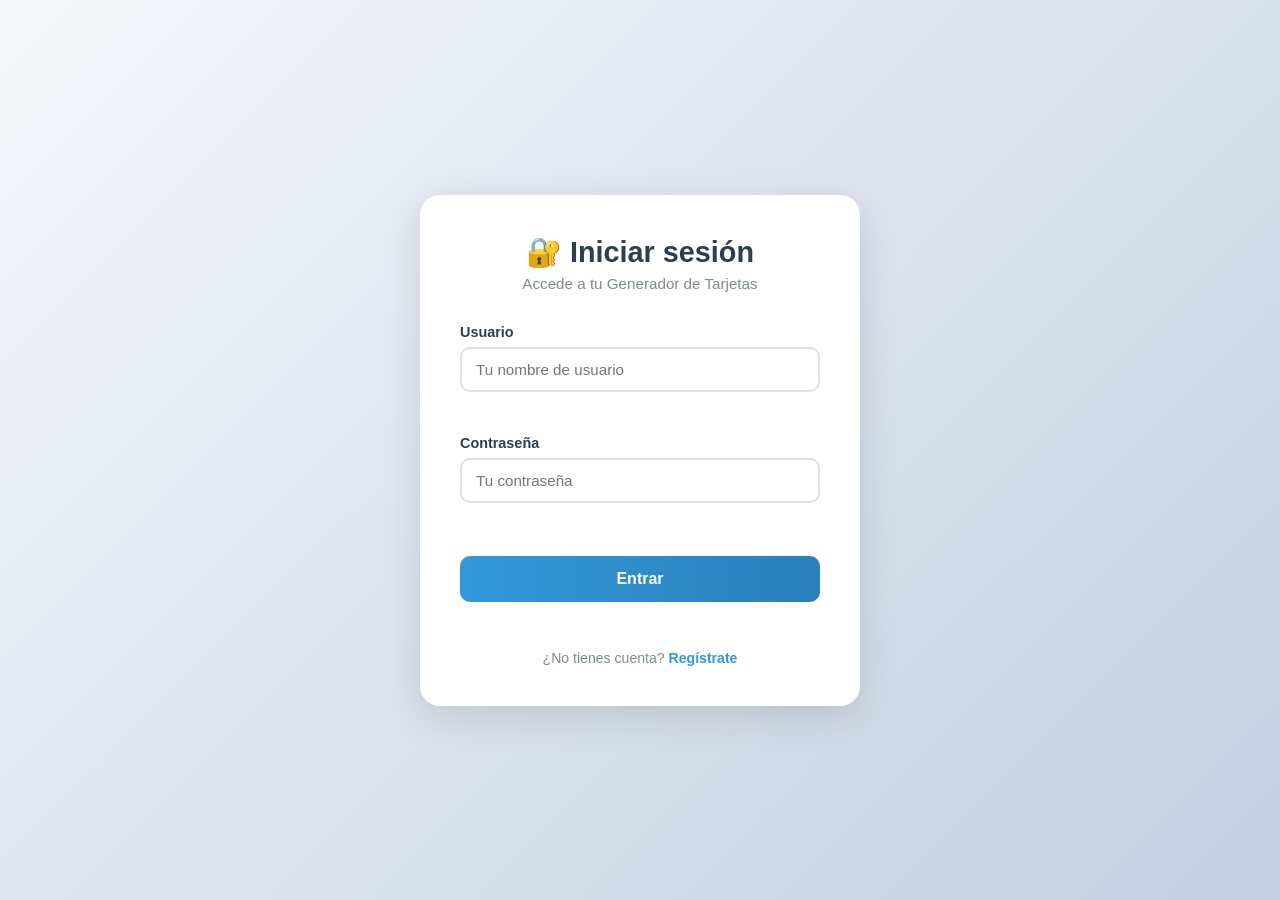
<file: index.html>
<!DOCTYPE html> 
<html lang="es"> 
<head> 
    <meta charset="UTF-8"> 
    <meta name="viewport" content="width=device-width, initial-scale=1.0"> 
    <title>Generador de Tarjetas con DOM</title> 
    <link rel="stylesheet" href="styles.css"> 
</head> 
 
<body> 
    <div class="container"> 
        <header>
            <div id="sessionBar" style="text-align:right; margin-bottom:10px; font-size:0.88rem; color:#7f8c8d;">
                Hola, <strong id="nombreUsuario"></strong> &nbsp;|&nbsp;
                <a href="#" onclick="cerrarSesion()" style="color:#e74c3c; font-weight:600; text-decoration:none;">Cerrar sesión</a>
            </div> 
            <h1> Generador de Tarjetas Interactivo</h1> 
            <p class="subtitle">Crea tarjetas personalizadas usando JavaScript y DOM</p> 
        </header> 
 
        <div class="app-container"> 
            <!-- Formulario para crear tarjetas --> 
            <div class="form-container"> 
                <h2> Crear Nueva Tarjeta</h2> 
 
                <form id="tarjetaForm"> 
                    <div class="form-group"> 
                        <label for="titulo">Título de la tarjeta</label> 
                        <input type="text" id="titulo" placeholder="Ej: Proyecto JavaScript" required> 
                    </div> 
 
                    <div class="form-group"> 
                        <label for="descripcion">Descripción</label> 
                        <textarea id="descripcion" placeholder="Describe el contenido de tu tarjeta..." 
                            required></textarea> 
                    </div> 
 
                    <div class="form-group"> 
                        <label for="categoria">Categoría</label> 
                        <select id="categoria" required> 
                            <option value="">Selecciona una categoría</option> 
                            <option value="trabajo">Trabajo</option> 
                            <option value="personal">Personal</option> 
                            <option value="estudio">Estudio</option> 
                            <option value="hobbies">Hobbies</option> 
                            <option value="otros">Otros</option> 
                        </select> 
                    </div> 
 
                    <div class="form-group"> 
                        <label for="prioridad">Prioridad</label> 
                        <select id="prioridad" required> 
                            <option value="">Selecciona una prioridad</option> 
                            <option value="alta">Alta</option> 
                            <option value="media">Media</option> 
                            <option value="baja">Baja</option> 
                        </select> 
                    </div> 
 
                    <div class="button-group"> 
                        <button type="submit" id="crearBtn"> Crear Tarjeta</button> 
                        <button type="button" id="limpiarBtn"> Limpiar Formulario</button> 
                    </div> 
                </form> 
            </div> 
 
            <!-- Contenedor para mostrar las tarjetas --> 
            <div class="cards-container"> 
                <div class="cards-header"> 
                    <h2> Mis Tarjetas</h2> 
                    <div id="contadorTarjetas">0 tarjetas</div> 
                </div> 
 
                <!-- Filtros --> 
                <div class="filters-container"> 
                    <div class="filter-group"> 
                        <label for="filtroCat">Filtrar por categoría</label> 
                        <select id="filtroCat"> 
                            <option value="todas">Todas las categorías</option> 
                            <option value="trabajo">Trabajo</option> 
                            <option value="personal">Personal</option> 
                            <option value="estudio">Estudio</option> 
                            <option value="hobbies">Hobbies</option> 
                            <option value="otros">Otros</option> 
                        </select> 
                    </div> 
                    <div class="filter-group"> 
                        <label for="filtroPri">Filtrar por prioridad</label> 
                        <select id="filtroPri"> 
                            <option value="todas">Todas las prioridades</option> 
                            <option value="alta">    Alta</option> 
                            <option value="media">    Media</option> 
                            <option value="baja">    Baja</option> 
                        </select> 
                    </div> 
                    <div class="filter-group"> 
                        <label for="filtroId">Buscar por ficha (ID)</label> 
                        <div style="display:flex; gap:8px; align-items:center;"> 
                            <input type="number" id="filtroId" placeholder="Ej: 3" min="1"> 
                            <button type="button" id="buscarId">Buscar</button> 
                        </div> 
                    </div> 
 
                    <button type="button" id="limpiarFiltros">✖ Limpiar filtros</button> 
                </div> 
 
                <div class="cards-grid" id="cardsGrid"> 
                    <!-- Estado inicial vacío --> 
                    <div class="empty-state" id="emptyState"> 
                        <div></div> 
                        <h3>No hay tarjetas creadas</h3> 
                        <p>¡Usa el formulario para crear tu primera tarjeta!</p> 
                    </div> 
                </div> 
            </div> 
        </div> 
    </div> 
 
    <script src="script.js"></script> 
</body> 
 
</html>
</file>
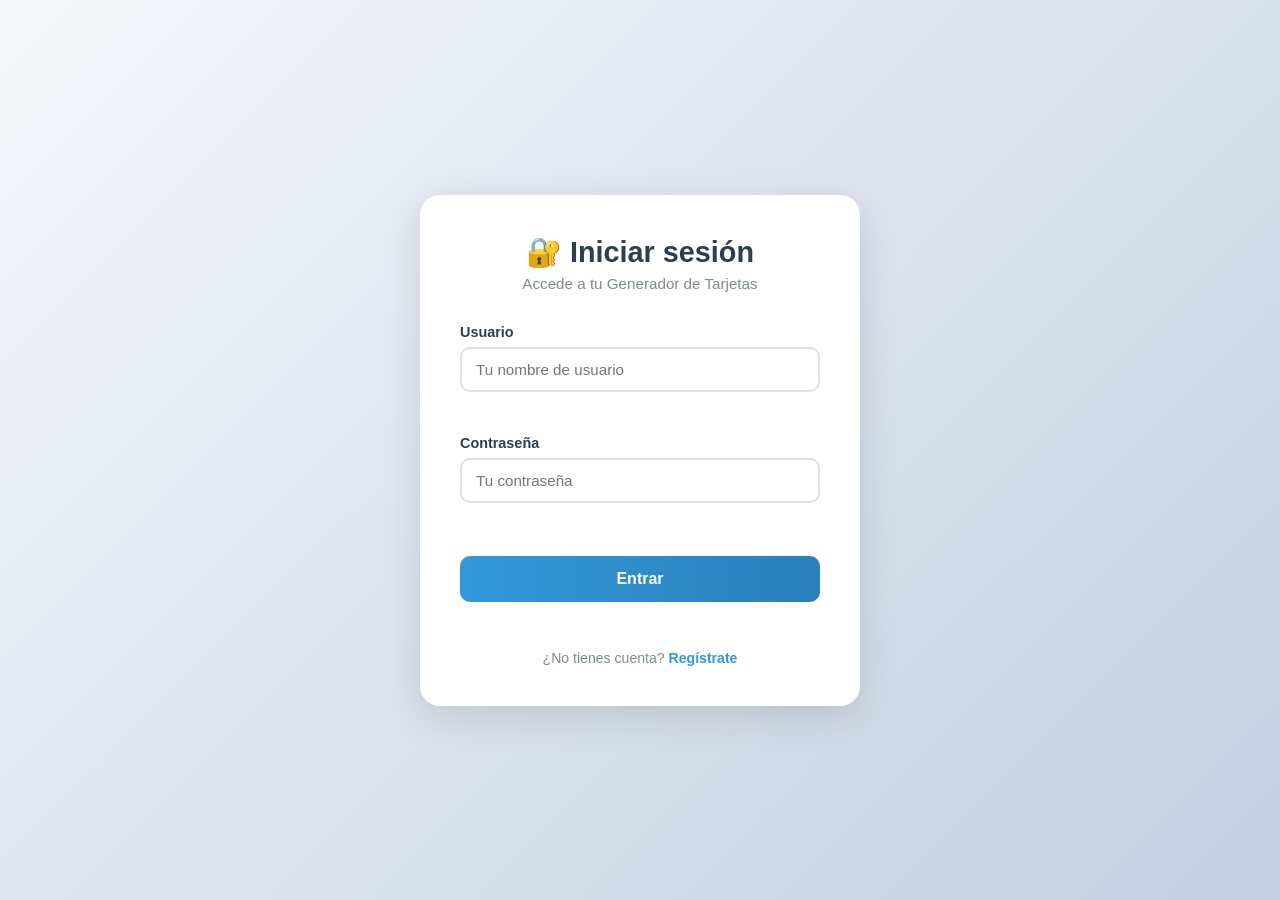
<file: login.html>
<!DOCTYPE html>
<html lang="es">
<head>
    <meta charset="UTF-8">
    <meta name="viewport" content="width=device-width, initial-scale=1.0">
    <title>Iniciar sesión — Generador de Tarjetas</title>
    <style>
        * { margin: 0; padding: 0; box-sizing: border-box; }

        body {
            font-family: 'Segoe UI', Tahoma, Geneva, Verdana, sans-serif;
            background: linear-gradient(135deg, #f5f7fa 0%, #c3cfe2 100%);
            min-height: 100vh;
            display: flex;
            align-items: center;
            justify-content: center;
            padding: 20px;
        }

        .card {
            background: white;
            border-radius: 20px;
            box-shadow: 0 10px 40px rgba(0,0,0,0.12);
            padding: 40px;
            width: 100%;
            max-width: 440px;
            animation: slideUp 0.4s ease-out;
        }

        @keyframes slideUp {
            from { opacity: 0; transform: translateY(30px); }
            to   { opacity: 1; transform: translateY(0); }
        }

        .card-header {
            text-align: center;
            margin-bottom: 32px;
        }

        .card-header h1 {
            color: #2c3e50;
            font-size: 1.8rem;
            margin-bottom: 6px;
        }

        .card-header p {
            color: #7f8c8d;
            font-size: 0.95rem;
        }

        .form-group {
            margin-bottom: 20px;
        }

        label {
            display: block;
            font-weight: 600;
            color: #2c3e50;
            margin-bottom: 7px;
            font-size: 0.9rem;
        }

        input {
            width: 100%;
            padding: 12px 14px;
            border: 2px solid #e0e0e0;
            border-radius: 10px;
            font-size: 0.95rem;
            transition: border-color 0.25s, box-shadow 0.25s;
            outline: none;
            font-family: inherit;
        }

        input:focus {
            border-color: #3498db;
            box-shadow: 0 0 0 3px rgba(52,152,219,0.12);
        }

        input.ok    { border-color: #2ecc71; }
        input.error { border-color: #e74c3c; }

        .hint {
            font-size: 0.78rem;
            margin-top: 5px;
            min-height: 18px;
        }
        .hint.ok    { color: #27ae60; }
        .hint.error { color: #e74c3c; }

        .btn-submit {
            width: 100%;
            padding: 14px;
            background: linear-gradient(to right, #3498db, #2980b9);
            color: white;
            border: none;
            border-radius: 10px;
            font-size: 1rem;
            font-weight: 700;
            cursor: pointer;
            transition: transform 0.2s, box-shadow 0.2s;
            margin-top: 10px;
            font-family: inherit;
        }
        .btn-submit:hover {
            transform: translateY(-2px);
            box-shadow: 0 6px 18px rgba(52,152,219,0.35);
        }

        .error-banner {
            display: none;
            background: #fdf0f0;
            border: 1px solid #e74c3c;
            border-radius: 10px;
            padding: 12px 16px;
            color: #c0392b;
            font-weight: 600;
            text-align: center;
            margin-bottom: 20px;
            font-size: 0.88rem;
        }

        .success-banner {
            display: none;
            background: #eafaf1;
            border: 1px solid #2ecc71;
            border-radius: 10px;
            padding: 12px 16px;
            color: #1e8449;
            font-weight: 600;
            text-align: center;
            margin-bottom: 20px;
            font-size: 0.88rem;
        }

        .footer-link {
            text-align: center;
            margin-top: 22px;
            font-size: 0.88rem;
            color: #7f8c8d;
        }
        .footer-link a {
            color: #3498db;
            text-decoration: none;
            font-weight: 600;
        }
        .footer-link a:hover { text-decoration: underline; }

        .intentos-aviso {
            font-size: 0.78rem;
            color: #e67e22;
            text-align: center;
            margin-top: 8px;
            min-height: 18px;
        }
    </style>
</head>
<body>

<div class="card">
    <div class="card-header">
        <h1>🔐 Iniciar sesión</h1>
        <p>Accede a tu Generador de Tarjetas</p>
    </div>

    <div class="error-banner"   id="errorBanner"></div>
    <div class="success-banner" id="successBanner"></div>

    <form id="loginForm" novalidate>

        <div class="form-group">
            <label for="usuario">Usuario</label>
            <input type="text" id="usuario" placeholder="Tu nombre de usuario" autocomplete="username">
            <p class="hint" id="usuarioHint"></p>
        </div>

        <div class="form-group">
            <label for="password">Contraseña</label>
            <input type="password" id="password" placeholder="Tu contraseña" autocomplete="current-password">
            <p class="hint" id="pwdHint"></p>
        </div>

        <button type="submit" class="btn-submit">Entrar</button>
        <p class="intentos-aviso" id="intentosAviso"></p>
    </form>

    <p class="footer-link">¿No tienes cuenta? <a href="registro.html">Regístrate</a></p>
</div>

<script>
// ── Estado de intentos ────────────────────────────────────────
let intentosFallidos = 0;
const MAX_INTENTOS   = 5;

const usuarioEl = document.getElementById('usuario');
const passwordEl = document.getElementById('password');
const usuarioHint = document.getElementById('usuarioHint');
const pwdHint     = document.getElementById('pwdHint');
const errorBanner   = document.getElementById('errorBanner');
const successBanner = document.getElementById('successBanner');
const intentosAviso = document.getElementById('intentosAviso');

// ── Validación en tiempo real (campos vacíos) ─────────────────
usuarioEl.addEventListener('input', () => {
    if (!usuarioEl.value.trim()) {
        usuarioEl.className = 'error';
        usuarioHint.className = 'hint error';
        usuarioHint.textContent = 'El usuario es obligatorio';
    } else {
        usuarioEl.className = 'ok';
        usuarioHint.className = 'hint ok';
        usuarioHint.textContent = '✔';
    }
});

passwordEl.addEventListener('input', () => {
    if (!passwordEl.value) {
        passwordEl.className = 'error';
        pwdHint.className = 'hint error';
        pwdHint.textContent = 'La contraseña es obligatoria';
    } else {
        passwordEl.className = 'ok';
        pwdHint.className = 'hint ok';
        pwdHint.textContent = '✔';
    }
});

// ── Submit ────────────────────────────────────────────────────
document.getElementById('loginForm').addEventListener('submit', function(e) {
    e.preventDefault();
    errorBanner.style.display   = 'none';
    successBanner.style.display = 'none';

    const usuario  = usuarioEl.value.trim();
    const password = passwordEl.value;
    let hayError = false;

    if (!usuario) {
        usuarioEl.className = 'error';
        usuarioHint.className = 'hint error';
        usuarioHint.textContent = 'El usuario es obligatorio';
        hayError = true;
    }
    if (!password) {
        passwordEl.className = 'error';
        pwdHint.className = 'hint error';
        pwdHint.textContent = 'La contraseña es obligatoria';
        hayError = true;
    }
    if (hayError) return;

    // Bloqueo por intentos
    if (intentosFallidos >= MAX_INTENTOS) {
        errorBanner.textContent = `🔒 Demasiados intentos fallidos. Recarga la página para continuar.`;
        errorBanner.style.display = 'block';
        return;
    }

    // Verificar credenciales contra la base de datos
    const btn = document.querySelector('.btn-submit');
    btn.disabled = true;
    btn.textContent = 'Verificando...';

    const params = new URLSearchParams();
    params.append('usuario',  usuario);
    params.append('password', password);

    fetch('loginVerificar.php', {
        method:  'POST',
        headers: { 'Content-Type': 'application/x-www-form-urlencoded' },
        body:    params.toString()
    })
    .then(res => res.json())
    .then(data => {
        btn.disabled = false;
        btn.textContent = 'Entrar';

        if (data.ok) {
            intentosFallidos = 0;
            intentosAviso.textContent = '';
            successBanner.textContent = `✅ ¡Bienvenido, ${data.usuario}! Redirigiendo…`;
            successBanner.style.display = 'block';

            sessionStorage.setItem('usuarioActivo', data.usuario);
            setTimeout(() => { window.location.href = 'index.html'; }, 1500);
        } else {
            intentosFallidos++;
            const restantes = MAX_INTENTOS - intentosFallidos;

            usuarioEl.className  = 'error';
            passwordEl.className = 'error';

            errorBanner.textContent = '❌ Usuario o contraseña incorrectos';
            errorBanner.style.display = 'block';

            if (restantes > 0) {
                intentosAviso.textContent = `Intentos restantes: ${restantes}`;
            } else {
                intentosAviso.textContent = '🔒 Cuenta bloqueada temporalmente';
            }
        }
    })
    .catch(() => {
        btn.disabled = false;
        btn.textContent = 'Entrar';
        errorBanner.textContent = '❌ Error de conexión con el servidor';
        errorBanner.style.display = 'block';
    });
});
</script>

</body>
</html>
</file>
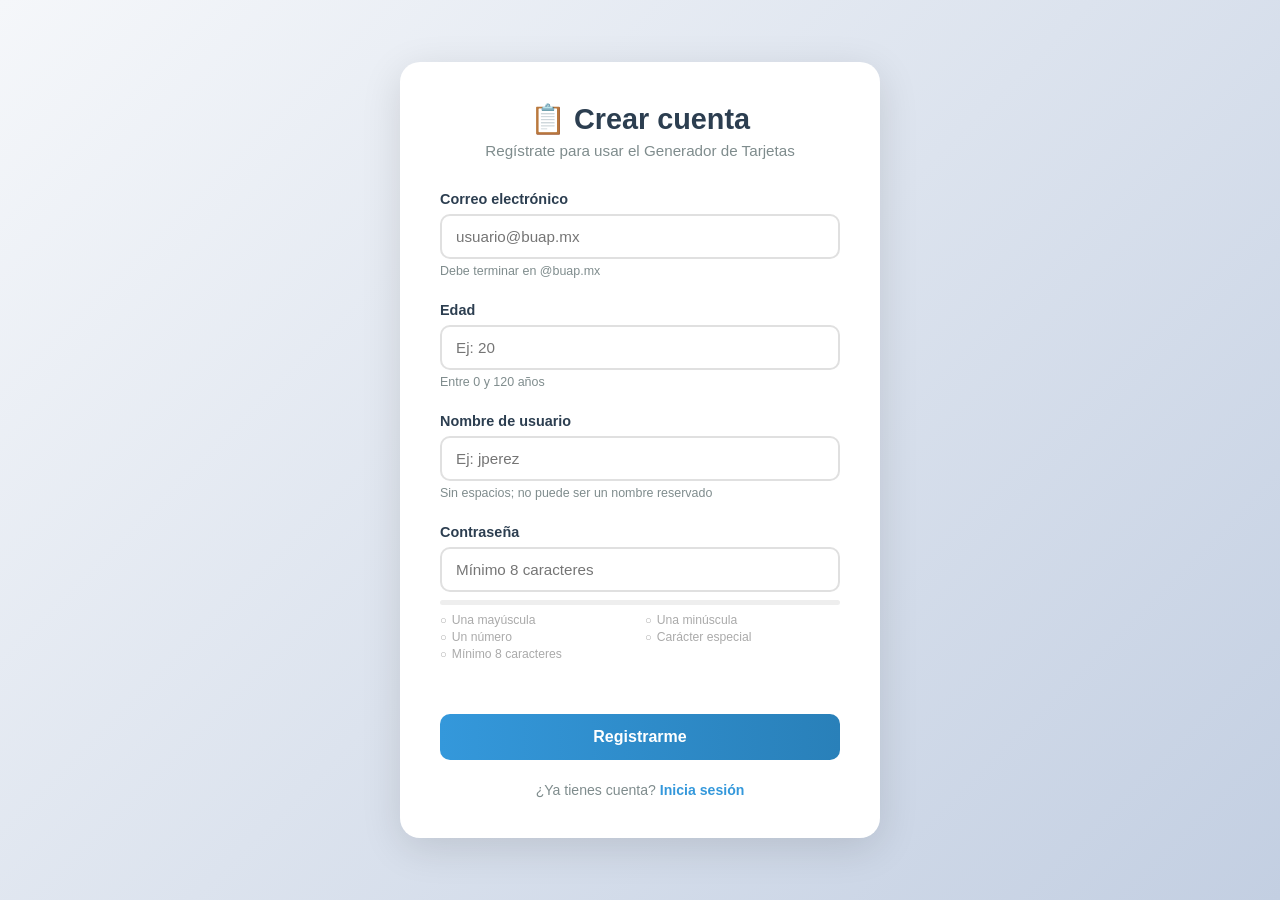
<file: registro.html>
<!DOCTYPE html>
<html lang="es">
<head>
    <meta charset="UTF-8">
    <meta name="viewport" content="width=device-width, initial-scale=1.0">
    <title>Registro — Generador de Tarjetas</title>
    <style>
        * { margin: 0; padding: 0; box-sizing: border-box; }

        body {
            font-family: 'Segoe UI', Tahoma, Geneva, Verdana, sans-serif;
            background: linear-gradient(135deg, #f5f7fa 0%, #c3cfe2 100%);
            min-height: 100vh;
            display: flex;
            align-items: center;
            justify-content: center;
            padding: 20px;
        }

        .card {
            background: white;
            border-radius: 20px;
            box-shadow: 0 10px 40px rgba(0,0,0,0.12);
            padding: 40px;
            width: 100%;
            max-width: 480px;
            animation: slideUp 0.4s ease-out;
        }

        @keyframes slideUp {
            from { opacity: 0; transform: translateY(30px); }
            to   { opacity: 1; transform: translateY(0); }
        }

        .card-header {
            text-align: center;
            margin-bottom: 32px;
        }

        .card-header h1 {
            color: #2c3e50;
            font-size: 1.8rem;
            margin-bottom: 6px;
        }

        .card-header p {
            color: #7f8c8d;
            font-size: 0.95rem;
        }

        .form-group {
            margin-bottom: 20px;
        }

        label {
            display: block;
            font-weight: 600;
            color: #2c3e50;
            margin-bottom: 7px;
            font-size: 0.9rem;
        }

        input {
            width: 100%;
            padding: 12px 14px;
            border: 2px solid #e0e0e0;
            border-radius: 10px;
            font-size: 0.95rem;
            transition: border-color 0.25s, box-shadow 0.25s;
            outline: none;
            font-family: inherit;
        }

        input:focus {
            border-color: #3498db;
            box-shadow: 0 0 0 3px rgba(52,152,219,0.12);
        }

        input.ok    { border-color: #2ecc71; }
        input.error { border-color: #e74c3c; }

        .hint {
            font-size: 0.78rem;
            margin-top: 5px;
            min-height: 18px;
            transition: color 0.2s;
        }
        .hint.ok    { color: #27ae60; }
        .hint.error { color: #e74c3c; }
        .hint.info  { color: #7f8c8d; }

        /* Barra fuerza contraseña */
        .pwd-bar-wrap {
            height: 5px;
            background: #eee;
            border-radius: 4px;
            margin-top: 8px;
            overflow: hidden;
        }
        .pwd-bar {
            height: 100%;
            width: 0%;
            border-radius: 4px;
            transition: width 0.3s, background 0.3s;
        }

        /* Checklist contraseña */
        .pwd-checks {
            list-style: none;
            margin-top: 8px;
            display: grid;
            grid-template-columns: 1fr 1fr;
            gap: 3px 10px;
        }
        .pwd-checks li {
            font-size: 0.76rem;
            color: #aaa;
            display: flex;
            align-items: center;
            gap: 5px;
            transition: color 0.2s;
        }
        .pwd-checks li.ok { color: #27ae60; }
        .pwd-checks li::before { content: '○'; font-size: 0.7rem; }
        .pwd-checks li.ok::before { content: '●'; }

        .btn-submit {
            width: 100%;
            padding: 14px;
            background: linear-gradient(to right, #3498db, #2980b9);
            color: white;
            border: none;
            border-radius: 10px;
            font-size: 1rem;
            font-weight: 700;
            cursor: pointer;
            transition: transform 0.2s, box-shadow 0.2s, opacity 0.2s;
            margin-top: 10px;
            font-family: inherit;
        }
        .btn-submit:hover:not(:disabled) {
            transform: translateY(-2px);
            box-shadow: 0 6px 18px rgba(52,152,219,0.35);
        }
        .btn-submit:disabled {
            opacity: 0.5;
            cursor: not-allowed;
        }

        .footer-link {
            text-align: center;
            margin-top: 22px;
            font-size: 0.88rem;
            color: #7f8c8d;
        }
        .footer-link a {
            color: #3498db;
            text-decoration: none;
            font-weight: 600;
        }
        .footer-link a:hover { text-decoration: underline; }

        /* Alerta éxito */
        .success-banner {
            display: none;
            background: #eafaf1;
            border: 1px solid #2ecc71;
            border-radius: 10px;
            padding: 14px 18px;
            color: #1e8449;
            font-weight: 600;
            text-align: center;
            margin-bottom: 20px;
            font-size: 0.9rem;
        }
    </style>
</head>
<body>

<div class="card">
    <div class="card-header">
        <h1>📋 Crear cuenta</h1>
        <p>Regístrate para usar el Generador de Tarjetas</p>
    </div>

    <div class="success-banner" id="successBanner">
        ✅ ¡Registro exitoso! Redirigiendo al login...
    </div>

    <form id="regForm" novalidate>

        <!-- EMAIL -->
        <div class="form-group">
            <label for="email">Correo electrónico</label>
            <input type="email" id="email" placeholder="usuario@buap.mx" autocomplete="email">
            <p class="hint info" id="emailHint">Debe terminar en @buap.mx</p>
        </div>

        <!-- EDAD -->
        <div class="form-group">
            <label for="edad">Edad</label>
            <input type="number" id="edad" placeholder="Ej: 20" min="0" max="120">
            <p class="hint info" id="edadHint">Entre 0 y 120 años</p>
        </div>

        <!-- USUARIO -->
        <div class="form-group">
            <label for="usuario">Nombre de usuario</label>
            <input type="text" id="usuario" placeholder="Ej: jperez" autocomplete="username">
            <p class="hint info" id="usuarioHint">Sin espacios; no puede ser un nombre reservado</p>
        </div>

        <!-- CONTRASEÑA -->
        <div class="form-group">
            <label for="password">Contraseña</label>
            <input type="password" id="password" placeholder="Mínimo 8 caracteres" autocomplete="new-password">
            <div class="pwd-bar-wrap"><div class="pwd-bar" id="pwdBar"></div></div>
            <ul class="pwd-checks">
                <li id="chkMay">Una mayúscula</li>
                <li id="chkMin">Una minúscula</li>
                <li id="chkNum">Un número</li>
                <li id="chkEsp">Carácter especial</li>
                <li id="chkLen">Mínimo 8 caracteres</li>
            </ul>
            <p class="hint" id="pwdHint"></p>
        </div>

        <button type="submit" class="btn-submit" id="submitBtn">Registrarme</button>
    </form>

    <p class="footer-link">¿Ya tienes cuenta? <a href="login.html">Inicia sesión</a></p>
</div>

<script>
// ── Configuración ─────────────────────────────────────────────
const NOMBRES_PROHIBIDOS = ['admin', 'root', 'superuser', 'usuario', 'test',
                            'guest', 'invitado', 'anonymous', 'null', 'undefined'];

// Verificación de usuario duplicado — ahora se hace en el servidor (registrar.php)

// ── Referencias ───────────────────────────────────────────────
const emailEl    = document.getElementById('email');
const edadEl     = document.getElementById('edad');
const usuarioEl  = document.getElementById('usuario');
const passwordEl = document.getElementById('password');

const emailHint   = document.getElementById('emailHint');
const edadHint    = document.getElementById('edadHint');
const usuarioHint = document.getElementById('usuarioHint');
const pwdHint     = document.getElementById('pwdHint');
const pwdBar      = document.getElementById('pwdBar');

const checks = {
    may: document.getElementById('chkMay'),
    min: document.getElementById('chkMin'),
    num: document.getElementById('chkNum'),
    esp: document.getElementById('chkEsp'),
    len: document.getElementById('chkLen'),
};

// ── Validadores ───────────────────────────────────────────────

function setEstado(input, hint, ok, msg) {
    input.className = ok ? 'ok' : 'error';
    hint.className  = 'hint ' + (ok ? 'ok' : 'error');
    hint.textContent = msg;
    return ok;
}

function validarEmail() {
    const v = emailEl.value.trim();
    if (!v) return setEstado(emailEl, emailHint, false, 'El correo es obligatorio');
    if (!v.toLowerCase().endsWith('@buap.mx'))
        return setEstado(emailEl, emailHint, false, 'Debe terminar en @buap.mx');
    // Validación básica de formato
    const re = /^[^\s@]+@buap\.mx$/i;
    if (!re.test(v))
        return setEstado(emailEl, emailHint, false, 'Formato de correo inválido');
    return setEstado(emailEl, emailHint, true, '✔ Correo válido');
}

function validarEdad() {
    const v = parseInt(edadEl.value, 10);
    if (edadEl.value === '') return setEstado(edadEl, edadHint, false, 'La edad es obligatoria');
    if (isNaN(v) || v < 0 || v > 120)
        return setEstado(edadEl, edadHint, false, 'Debe estar entre 0 y 120 años');
    return setEstado(edadEl, edadHint, true, '✔ Edad válida');
}

function validarUsuario() {
    const v = usuarioEl.value.trim().toLowerCase();
    if (!v) return setEstado(usuarioEl, usuarioHint, false, 'El usuario es obligatorio');
    if (/\s/.test(v))
        return setEstado(usuarioEl, usuarioHint, false, 'No puede contener espacios');
    if (NOMBRES_PROHIBIDOS.includes(v))
        return setEstado(usuarioEl, usuarioHint, false, `"${v}" es un nombre reservado`);
    return setEstado(usuarioEl, usuarioHint, true, '✔ Usuario disponible');
}

function validarPassword() {
    const v = passwordEl.value;
    const tieneMay = /[A-Z]/.test(v);
    const tieneMin = /[a-z]/.test(v);
    const tieneNum = /[0-9]/.test(v);
    const tieneEsp = /[^A-Za-z0-9]/.test(v);
    const tieneLen = v.length >= 8;

    // Actualizar checklist
    checks.may.className = tieneMay ? 'ok' : '';
    checks.min.className = tieneMin ? 'ok' : '';
    checks.num.className = tieneNum ? 'ok' : '';
    checks.esp.className = tieneEsp ? 'ok' : '';
    checks.len.className = tieneLen ? 'ok' : '';

    // Barra de fuerza
    const cumplidos = [tieneMay, tieneMin, tieneNum, tieneEsp, tieneLen].filter(Boolean).length;
    const colores = ['#e74c3c', '#e67e22', '#f1c40f', '#2ecc71', '#27ae60'];
    pwdBar.style.width      = (cumplidos * 20) + '%';
    pwdBar.style.background = colores[cumplidos - 1] || '#eee';

    const todoOk = tieneMay && tieneMin && tieneNum && tieneEsp && tieneLen;
    if (!v) return setEstado(passwordEl, pwdHint, false, 'La contraseña es obligatoria');
    if (!todoOk) return setEstado(passwordEl, pwdHint, false, 'La contraseña no cumple todos los requisitos');
    return setEstado(passwordEl, pwdHint, true, '✔ Contraseña segura');
}

// ── Eventos en tiempo real ────────────────────────────────────
emailEl.addEventListener('input', validarEmail);
edadEl.addEventListener('input', validarEdad);
usuarioEl.addEventListener('input', validarUsuario);
passwordEl.addEventListener('input', validarPassword);

// ── Submit ────────────────────────────────────────────────────
document.getElementById('regForm').addEventListener('submit', function(e) {
    e.preventDefault();

    const okEmail    = validarEmail();
    const okEdad     = validarEdad();
    const okUsuario  = validarUsuario();
    const okPassword = validarPassword();

    if (!okEmail || !okEdad || !okUsuario || !okPassword) return;

    // Deshabilitar botón mientras se procesa
    const btn = document.querySelector('.btn-submit');
    btn.disabled = true;
    btn.textContent = 'Registrando...';

    const params = new URLSearchParams();
    params.append('email',    emailEl.value.trim());
    params.append('edad',     edadEl.value);
    params.append('usuario',  usuarioEl.value.trim());
    params.append('password', passwordEl.value);

    fetch('registrar.php', {
        method:  'POST',
        headers: { 'Content-Type': 'application/x-www-form-urlencoded' },
        body:    params.toString()
    })
    .then(res => res.json())
    .then(data => {
        if (data.ok) {
            document.getElementById('regForm').reset();
            [emailEl, edadEl, usuarioEl, passwordEl].forEach(el => el.className = '');
            [emailHint, edadHint, usuarioHint, pwdHint].forEach(h => { h.className = 'hint info'; h.textContent = ''; });
            pwdBar.style.width = '0%';
            Object.values(checks).forEach(c => c.className = '');

            document.getElementById('successBanner').style.display = 'block';
            window.scrollTo({ top: 0, behavior: 'smooth' });

            setTimeout(() => { window.location.href = 'login.html'; }, 2000);
        } else {
            btn.disabled = false;
            btn.textContent = 'Registrarme';
            if (data.error === 'usuario_duplicado') {
                setEstado(usuarioEl, usuarioHint, false, 'Ese usuario ya está registrado');
            } else if (data.error === 'email_duplicado') {
                setEstado(emailEl, emailHint, false, 'Ese correo ya está registrado');
            } else {
                alert('Error al registrar: ' + data.error);
            }
        }
    })
    .catch(() => {
        btn.disabled = false;
        btn.textContent = 'Registrarme';
        alert('Error de conexión con el servidor');
    });
});
</script>

</body>
</html>
</file>
<file: styles.css>
* { 
    margin: 0; 
    padding: 0; 
    box-sizing: border-box; 
    font-family: 'Segoe UI', Tahoma, Geneva, Verdana, sans-serif; 
} 
 
body { 
    background: linear-gradient(135deg, #f5f7fa 0%, #c3cfe2 100%); 
    min-height: 100vh; 
    padding: 20px; 
} 
 
.container { 
    max-width: 1200px; 
    margin: 0 auto; 
} 
 
header { 
    text-align: center; 
    margin-bottom: 40px; 
    padding: 20px; 
    background: white; 
    border-radius: 15px; 
    box-shadow: 0 5px 15px rgba(0, 0, 0, 0.1); 
} 
 
h1 { 
    color: #2c3e50; 
    margin-bottom: 10px; 
} 
 
.subtitle { 
    color: #7f8c8d; 
    font-size: 1.1rem; 
} 
 
.app-container { 
    display: grid; 
    grid-template-columns: 1fr 2fr; 
    gap: 30px; 
} 
 
/* Estilos del formulario */ 
.form-container { 
    background: white; 
    padding: 25px; 
    border-radius: 15px; 
    box-shadow: 0 5px 15px rgba(0, 0, 0, 0.1); 
    height: fit-content; 
    position: sticky; 
    top: 20px; 
} 
 
.form-container h2 { 
    color: #3498db; 
    margin-bottom: 20px; 
    padding-bottom: 10px; 
    border-bottom: 2px solid #f0f0f0; 
} 
 
.form-group { 
    margin-bottom: 20px; 
} 
 
label { 
    display: block; 
    margin-bottom: 8px; 
    color: #2c3e50; 
    font-weight: 600; 
} 
 
input, 
textarea, 
select { 
    width: 100%; 
    padding: 12px; 
    border: 2px solid #e0e0e0; 
    border-radius: 8px; 
    font-size: 1rem; 
    transition: border-color 0.3s; 
} 
 
input:focus, 
textarea:focus, 
select:focus { 
    outline: none; 
    border-color: #3498db; 
} 
 
textarea { 
    height: 100px; 
    resize: vertical; 
} 
 
.button-group { 
    display: flex; 
    gap: 10px; 
    margin-top: 30px; 
} 
 
button { 
    flex: 1; 
    padding: 15px; 
    border: none; 
    border-radius: 8px; 
    font-size: 1rem; 
    font-weight: 600; 
    cursor: pointer; 
    transition: all 0.3s; 
} 
 
#crearBtn { 
    background: linear-gradient(to right, #3498db, #2980b9); 
    color: white; 
} 
 
#crearBtn:hover { 
    transform: translateY(-2px); 
    box-shadow: 0 4px 12px rgba(52, 152, 219, 0.4); 
} 
 
#limpiarBtn { 
    background: #ecf0f1; 
    color: #2c3e50; 
} 
 
#limpiarBtn:hover { 
    background: #dde1e4; 
} 
 
/* Filtros */ 
.filters-container { 
    display: flex; 
    gap: 15px; 
    align-items: flex-end; 
    flex-wrap: wrap; 
    margin-bottom: 25px; 
    padding: 18px; 
    background: #f8f9fa; 
    border-radius: 12px; 
    border: 1px solid #e9ecef; 
} 
 
.filter-group { 
    flex: 1; 
    min-width: 160px; 
} 
 
.filter-group label { 
    font-size: 0.85rem; 
    color: #6c757d; 
    margin-bottom: 6px; 
    font-weight: 600; 
    text-transform: uppercase; 
    letter-spacing: 0.5px; 
} 
 
.filter-group select { 
    padding: 9px 12px; 
    font-size: 0.9rem; 
    border-color: #dee2e6; 
} 
 
#limpiarFiltros { 
    flex: 0 0 auto; 
    padding: 9px 16px; 
    background: #6c757d; 
    color: white; 
    border-radius: 8px; 
    font-size: 0.85rem; 
    font-weight: 600; 
    align-self: flex-end; 
} 
 
#limpiarFiltros:hover { 
    background: #5a6268; 
} 
 
/* Estilos del contenedor de tarjetas */ 
.cards-container { 
    background: white; 
    padding: 25px; 
    border-radius: 15px; 
    box-shadow: 0 5px 15px rgba(0, 0, 0, 0.1); 
} 
 
.cards-header { 
    display: flex; 
    justify-content: space-between; 
    align-items: center; 
    margin-bottom: 20px; 
    padding-bottom: 15px; 
    border-bottom: 2px solid #f0f0f0; 
} 
 
.cards-header h2 { 
    color: #3498db; 
} 
 
#contadorTarjetas { 
    background: #3498db; 
    color: white; 
    padding: 5px 15px; 
    border-radius: 20px; 
    font-weight: 600; 
} 
 
.cards-grid { 
    display: grid; 
    grid-template-columns: repeat(auto-fill, minmax(280px, 1fr)); 
    gap: 25px; 
    min-height: 200px; 
} 
 
/* Estilos de las tarjetas individuales */ 
.card { 
    border-radius: 12px; 
    overflow: hidden; 
    box-shadow: 0 3px 10px rgba(0,0,0,0.08); 
    transition: all 0.3s ease; 
    cursor: pointer; 
    animation: aparecer 0.4s ease-out; 
} 
 
.card:hover { 
    transform: translateY(-4px); 
    box-shadow: 0 8px 20px rgba(0,0,0,0.15); 
} 
 
@keyframes aparecer { 
    from { 
        opacity: 0; 
        transform: translateY(20px); 
    } 
    to { 
        opacity: 1; 
        transform: translateY(0); 
    } 
} 
 
.card-header { 
    padding: 18px 20px 14px; 
    color: white; 
    position: relative; 
} 
 
.card-id { 
    display: inline-block; 
    background: rgba(255,255,255,0.25); 
    color: white; 
    font-size: 0.75rem; 
    font-weight: 700; 
    padding: 2px 8px; 
    border-radius: 10px; 
    margin-bottom: 6px; 
    letter-spacing: 0.5px; 
} 
 
.card-body { 
    padding: 16px 20px; 
    background: white; 
} 
 
.card-title { 
    font-size: 1.2rem; 
    color: white; 
    line-height: 1.3; 
} 
 
.card-content { 
    color: #34495e; 
    line-height: 1.6; 
    margin-top: 10px; 
    font-size: 0.95rem; 
} 
 
.card-badges { 
    display: flex; 
    gap: 8px; 
    flex-wrap: wrap; 
    margin-bottom: 4px; 
} 
 
.card-footer { 
    display: flex; 
    justify-content: space-between; 
    align-items: center; 
    padding: 12px 20px; 
    background: #f8f9fa; 
    border-top: 1px solid #eaeaea; 
    font-size: 0.85rem; 
    color: #7f8c8d; 
} 
 
.card-category { 
    display: inline-block; 
    padding: 4px 12px; 
    border-radius: 20px; 
    font-size: 0.78rem; 
    font-weight: 600; 
    background: #ecf0f1; 
    color: #445c20; 
} 
 
/* Badges de prioridad */ 
.card-prioridad { 
    display: inline-block; 
    padding: 4px 12px; 
    border-radius: 20px; 
    font-size: 0.78rem; 
    font-weight: 700; 
} 
 
.prioridad-alta { 
    background: #ffe6e6; /* rojo claro */
    color: #b71c1c; /* rojo oscuro */
    border: 1px solid #e74c3c;
} 
 
.prioridad-media { 
    background: #fff9e6; /* amarillo claro */
    color: #b36b00; /* amarillo oscuro */
    border: 1px solid #f1c40f;
} 
 
.prioridad-baja { 
    background: #e9fbe9; /* verde claro */
    color: #1e7a1e; /* verde oscuro */
    border: 1px solid #2ecc71;
} 
 
.delete-btn { 
    background: #e74c3c; 
    color: white; 
    border: none; 
    padding: 7px 14px; 
    border-radius: 6px; 
    cursor: pointer; 
    transition: background 0.3s; 
    font-size: 0.85rem; 
    font-weight: 600; 
    flex: 0 0 auto; 
} 
 
.delete-btn:hover { 
    background: #c0392b; 
} 
 
/* Estado vacío */ 
.empty-state { 
    text-align: center; 
    padding: 50px 20px; 
    color: #95a5a6; 
    grid-column: 1 / -1; 
} 
 
.empty-state h3 { 
    margin-bottom: 8px; 
    font-size: 1.1rem; 
} 
 
/* Responsive */ 
@media (max-width: 900px) { 
    .app-container { 
        grid-template-columns: 1fr; 
    } 
 
    .form-container { 
        position: static; 
    } 
} 
 
@media (max-width: 600px) { 
    .cards-grid { 
        grid-template-columns: 1fr; 
    } 
 
    .button-group { 
        flex-direction: column; 
    } 
 
    .filters-container { 
        flex-direction: column; 
    } 
}
</file>
